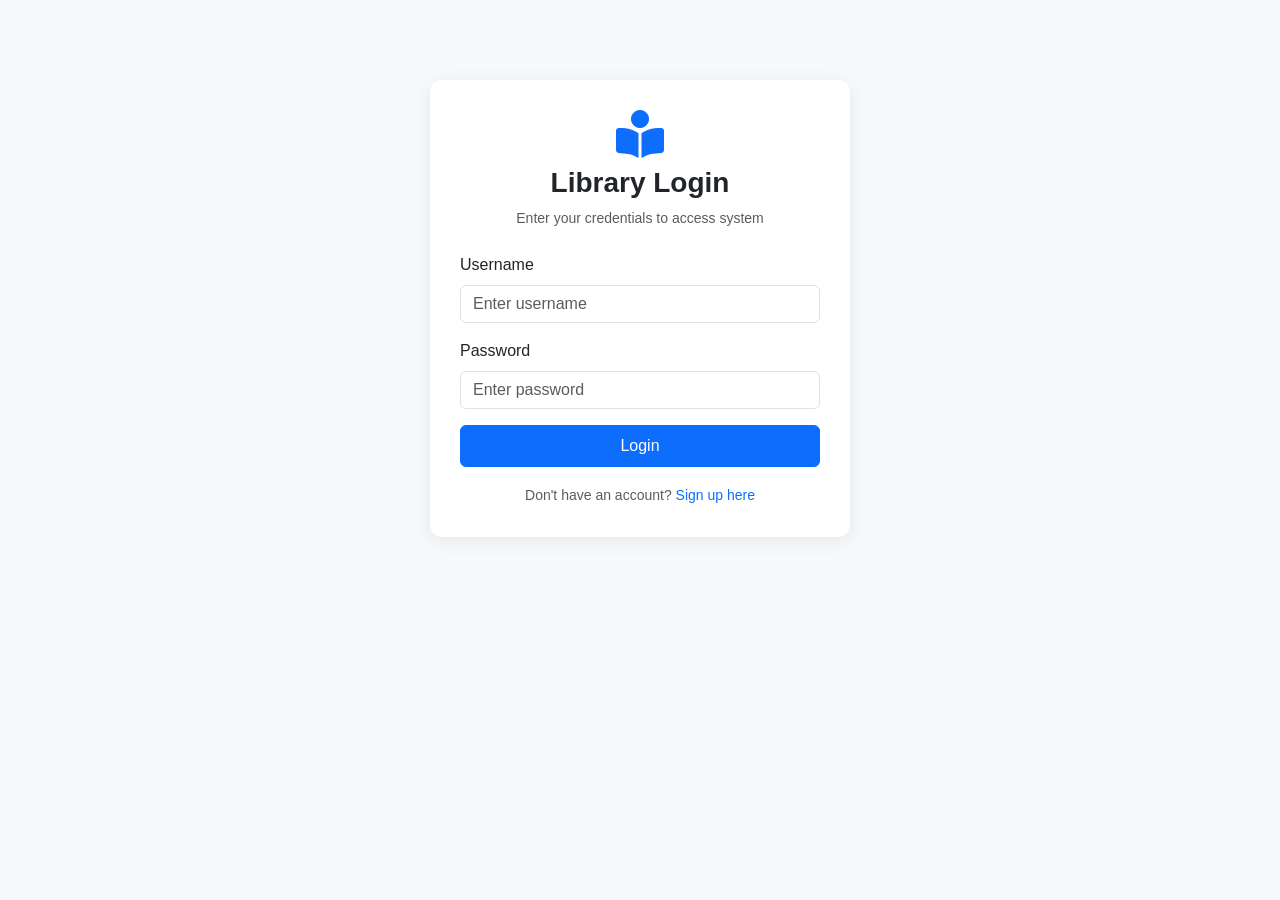
<file: backend/index.html>
<!DOCTYPE html>
<html lang="en">
<head>
    <meta charset="UTF-8">
    <meta name="viewport" content="width=device-width, initial-scale=1.0">
    <title>Library Management System - Professional Dashboard</title>
    <!-- Bootstrap 5 CSS -->
    <link href="https://cdn.jsdelivr.net/npm/bootstrap@5.3.0/dist/css/bootstrap.min.css" rel="stylesheet">
    <!-- FontAwesome Icons -->
    <link rel="stylesheet" href="https://cdnjs.cloudflare.com/ajax/libs/font-awesome/6.4.0/css/all.min.css">
    <style>
        body { background-color: #f8f9fa; font-family: 'Segoe UI', Tahoma, Geneva, Verdana, sans-serif; }
        .auth-container { max-width: 420px; margin: 80px auto; padding: 30px; background: white; border-radius: 12px; box-shadow: 0 4px 20px rgba(0,0,0,0.08); }
        .sidebar { min-height: 100vh; background: #212529; color: white; }
        .sidebar .nav-link { color: #adb5bd; margin-bottom: 8px; border-radius: 6px; }
        .sidebar .nav-link:hover, .sidebar .nav-link.active { background: #0d6efd; color: white; }
        .card { border: none; border-radius: 10px; box-shadow: 0 2px 10px rgba(0,0,0,0.04); }
    </style>
</head>
<body>

    <!-- ================= AUTH SECTION (Login / Signup) ================= -->
    <div id="authSection" class="container">
        <div class="auth-container">
            <div class="text-center mb-4">
                <i class="fas fa-book-reader fa-3x text-primary mb-2"></i>
                <h3 id="authTitle" class="fw-bold">Library Login</h3>
                <p class="text-muted small">Enter your credentials to access system</p>
            </div>

            <!-- Login Form -->
            <form id="loginForm">
                <div class="mb-3">
                    <label class="form-label">Username</label>
                    <input type="text" id="loginUsername" class="form-control" required placeholder="Enter username">
                </div>
                <div class="mb-3">
                    <label class="form-label">Password</label>
                    <input type="password" id="loginPassword" class="form-control" required placeholder="Enter password">
                </div>
                <button type="submit" class="btn btn-primary w-100 py-2 mb-3">Login</button>
                <div class="text-center">
                    <small class="text-muted">Don't have an account? <a href="#" id="showSignup" class="text-decoration-none">Sign up here</a></small>
                </div>
            </form>

            <!-- Signup Form (Hidden by default) -->
            <form id="signupForm" class="d-none">
                <div class="mb-3">
                    <label class="form-label">Username</label>
                    <input type="text" id="signupUsername" class="form-control" required placeholder="Choose username">
                </div>
                <div class="mb-3">
                    <label class="form-label">Password</label>
                    <input type="password" id="signupPassword" class="form-control" required placeholder="Choose password">
                </div>
                <div class="mb-3">
                    <label class="form-label">Role</label>
                    <select id="signupRole" class="form-select">
                        <option value="student">Student</option>
                        <option value="admin">Admin</option>
                    </select>
                </div>
                <button type="submit" class="btn btn-success w-100 py-2 mb-3">Register Account</button>
                <div class="text-center">
                    <small class="text-muted">Already have an account? <a href="#" id="showLogin" class="text-decoration-none">Login here</a></small>
                </div>
            </form>
        </div>
    </div>

    <!-- ================= DASHBOARD SECTION (Hidden by default) ================= -->
    <div id="dashboardSection" class="container-fluid d-none">
        <div class="row">
            <!-- Sidebar -->
            <nav id="sidebar" class="col-md-3 col-lg-2 d-md-block sidebar collapse p-3">
                <h4 class="text-white text-center py-3"><i class="fas fa-book"></i> Library MS</h4>
                <hr class="text-secondary">
                <ul class="nav flex-column">
                    <li class="nav-item"><a class="nav-link active" href="#" data-bs-target="#booksTab"><i class="fas fa-book me-2"></i> Books</a></li>
                    <li class="nav-item admin-only"><a class="nav-link" href="#" data-bs-target="#studentsTab"><i class="fas fa-users me-2"></i> Students</a></li>
                    <li class="nav-item admin-only"><a class="nav-link" href="#" data-bs-target="#issuesTab"><i class="fas fa-exchange-alt me-2"></i> Issue Records</a></li>
                </ul>
                <div class="mt-auto pt-5">
                    <div class="text-white small mb-2 px-2">Logged in as: <strong id="loggedInUserDisplay" class="text-warning"></strong></div>
                    <button id="logoutBtn" class="btn btn-outline-danger w-100 btn-sm"><i class="fas fa-sign-out-alt me-1"></i> Logout</button>
                </div>
            </nav>

            <!-- Main Content Area -->
            <main class="col-md-9 ms-sm-auto col-lg-10 px-md-4 py-4">
                
                <!-- Books Tab -->
                <div id="booksTab" class="tab-pane-content">
                    <div class="d-flex justify-content-between align-items-center mb-4">
                        <h2>Books Catalog</h2>
                        <button class="btn btn-primary admin-only" data-bs-toggle="modal" data-bs-target="#addBookModal"><i class="fas fa-plus me-1"></i> Add Book</button>
                    </div>
                    <div class="card p-3">
                        <div class="table-responsive">
                            <table class="table table-hover align-middle">
                                <thead class="table-dark">
                                    <tr>
                                        <th>ID</th>
                                        <th>Title</th>
                                        <th>Author</th>
                                        <th>Category</th>
                                        <th class="admin-only">Action</th>
                                    </tr>
                                </thead>
                                <tbody id="bookList"></tbody>
                            </table>
                        </div>
                    </div>
                </div>

                <!-- Students Tab (Admin Only) -->
                <div id="studentsTab" class="tab-pane-content d-none">
                    <div class="d-flex justify-content-between align-items-center mb-4">
                        <h2>Registered Students</h2>
                        <button class="btn btn-primary" data-bs-toggle="modal" data-bs-target="#addStudentModal"><i class="fas fa-user-plus me-1"></i> Add Student</button>
                    </div>
                    <div class="card p-3">
                        <div class="table-responsive">
                            <table class="table table-hover align-middle">
                                <thead class="table-dark">
                                    <tr>
                                        <th>UID</th>
                                        <th>Name</th>
                                        <th>Department</th>
                                        <th>Action</th>
                                    </tr>
                                </thead>
                                <tbody id="studentList"></tbody>
                            </table>
                        </div>
                    </div>
                </div>

                <!-- Issues Tab (Admin Only) -->
                <div id="issuesTab" class="tab-pane-content d-none">
                    <div class="d-flex justify-content-between align-items-center mb-4">
                        <h2>Book Issue Management</h2>
                        <button class="btn btn-primary" data-bs-toggle="modal" data-bs-target="#addIssueModal"><i class="fas fa-bookmark me-1"></i> Issue Book</button>
                    </div>
                    <div class="card p-3">
                        <div class="table-responsive">
                            <table class="table table-hover align-middle">
                                <thead class="table-dark">
                                    <tr>
                                        <th>Issue ID</th>
                                        <th>Book ID</th>
                                        <th>Student UID</th>
                                        <th>Issue Date</th>
                                        <th>Due Date</th>
                                        <th>Action</th>
                                    </tr>
                                </thead>
                                <tbody id="issueList"></tbody>
                            </table>
                        </div>
                    </div>
                </div>

            </main>
        </div>
    </div>

    <!-- Modals for Adding Data -->
    <!-- Add Book Modal -->
    <div class="modal fade" id="addBookModal" tabindex="-1">
        <div class="modal-dialog">
            <div class="modal-content">
                <form id="bookForm">
                    <div class="modal-header"><h5 class="modal-title">Add New Book</h5><button type="button" class="btn-close" data-bs-dismiss="modal"></button></div>
                    <div class="modal-body">
                        <div class="mb-3"><label class="form-label">Title</label><input type="text" id="bookTitle" class="form-control" required></div>
                        <div class="mb-3"><label class="form-label">Author</label><input type="text" id="bookAuthor" class="form-control" required></div>
                        <div class="mb-3"><label class="form-label">Category</label><input type="text" id="bookCategory" class="form-control" required></div>
                    </div>
                    <div class="modal-footer"><button type="submit" class="btn btn-primary">Save Book</button></div>
                </form>
            </div>
        </div>
    </div>

    <!-- Add Student Modal -->
    <div class="modal fade" id="addStudentModal" tabindex="-1">
        <div class="modal-dialog">
            <div class="modal-content">
                <form id="studentForm">
                    <div class="modal-header"><h5 class="modal-title">Register Student</h5><button type="button" class="btn-close" data-bs-dismiss="modal"></button></div>
                    <div class="modal-body">
                        <div class="mb-3"><label class="form-label">UID</label><input type="text" id="studentUid" class="form-control" required></div>
                        <div class="mb-3"><label class="form-label">Name</label><input type="text" id="studentName" class="form-control" required></div>
                        <div class="mb-3"><label class="form-label">Department</label><input type="text" id="studentDept" class="form-control" required></div>
                    </div>
                    <div class="modal-footer"><button type="submit" class="btn btn-primary">Save Student</button></div>
                </form>
            </div>
        </div>
    </div>

    <!-- Add Issue Modal -->
    <div class="modal fade" id="addIssueModal" tabindex="-1">
        <div class="modal-dialog">
            <div class="modal-content">
                <form id="issueForm">
                    <div class="modal-header"><h5 class="modal-title">Issue Book to Student</h5><button type="button" class="btn-close" data-bs-dismiss="modal"></button></div>
                    <div class="modal-body">
                        <div class="mb-3"><label class="form-label">Book ID</label><input type="number" id="issueBookId" class="form-control" required></div>
                        <div class="mb-3"><label class="form-label">Student UID</label><input type="text" id="issueStudentUid" class="form-control" required></div>
                        <div class="mb-3"><label class="form-label">Issue Date</label><input type="date" id="issueDate" class="form-control" required></div>
                        <div class="mb-3"><label class="form-label">Due Date</label><input type="date" id="dueDate" class="form-control" required></div>
                    </div>
                    <div class="modal-footer"><button type="submit" class="btn btn-primary">Confirm Issue</button></div>
                </form>
            </div>
        </div>
    </div>

    <!-- Bootstrap JS Bundle -->
    <script src="https://cdn.jsdelivr.net/npm/bootstrap@5.3.0/dist/js/bootstrap.bundle.min.js"></script>
    <script src="script.js"></script>
</body>
</html>
</file>
